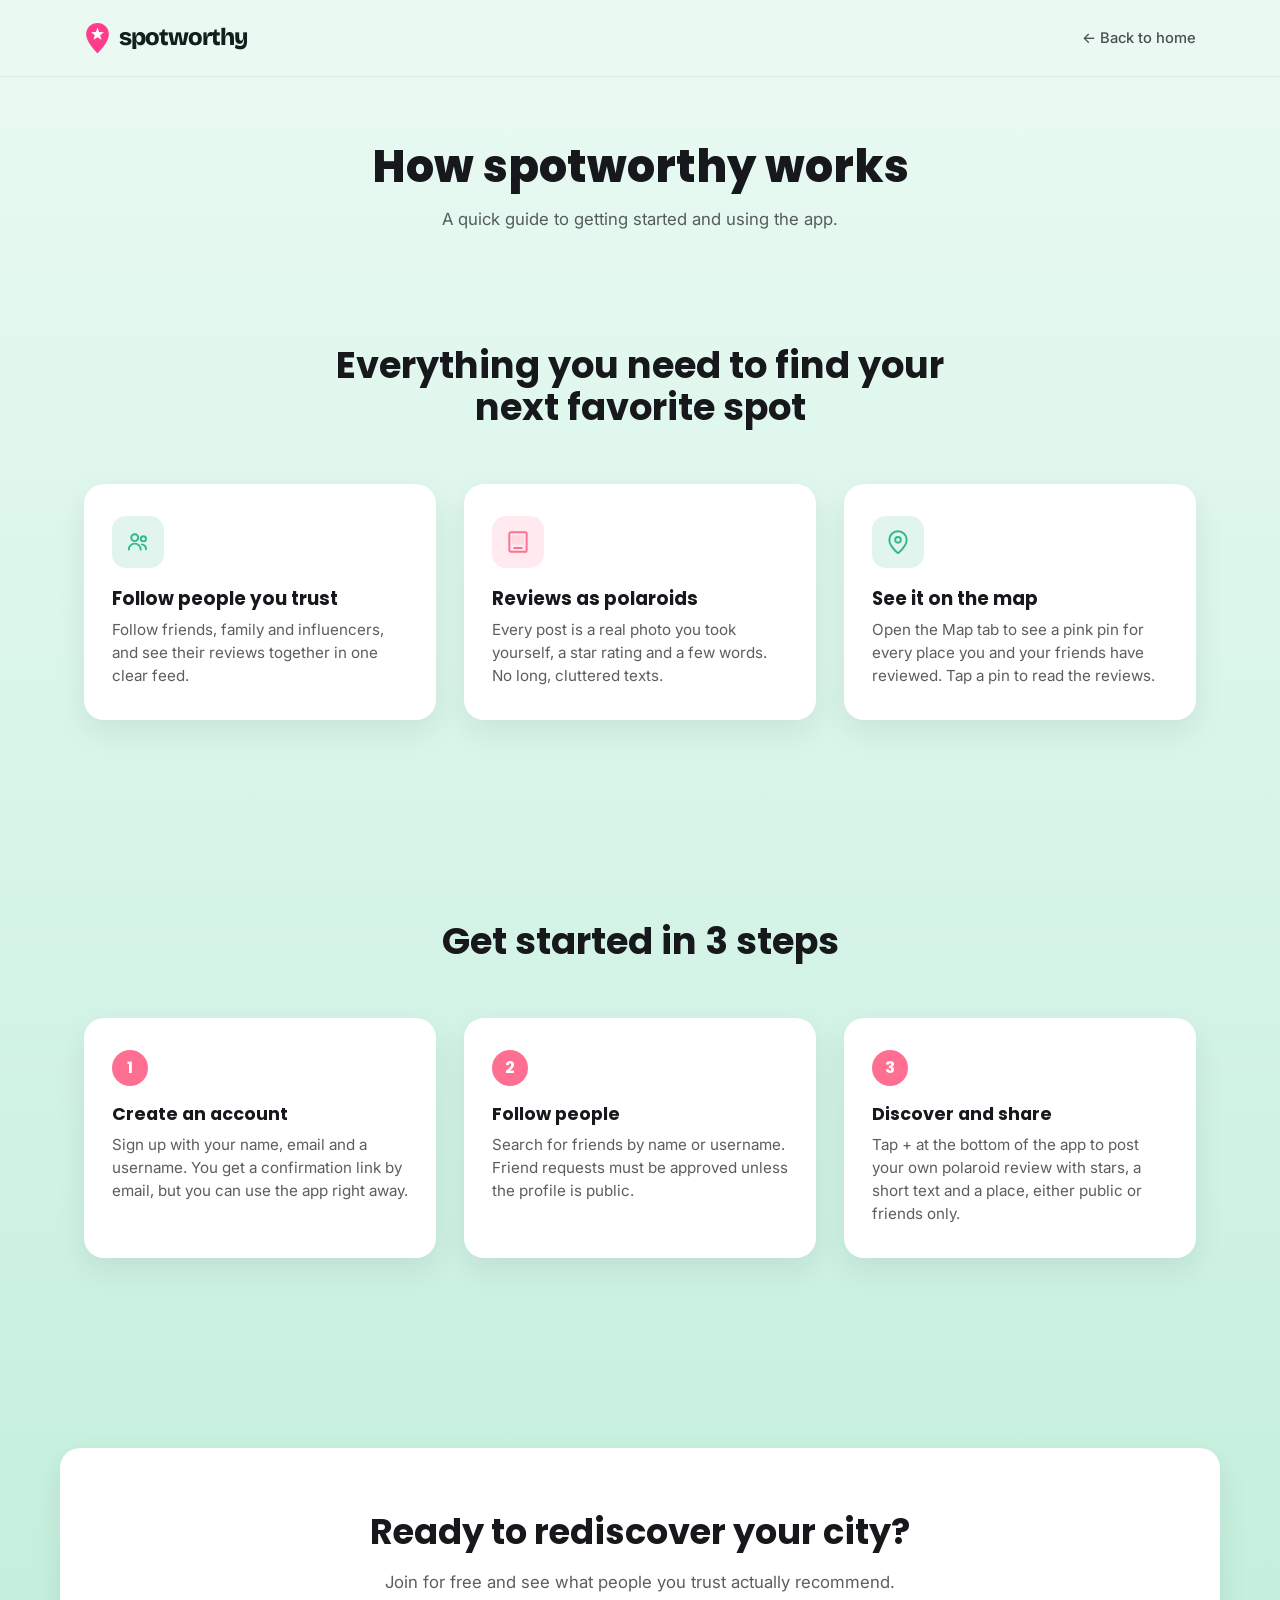
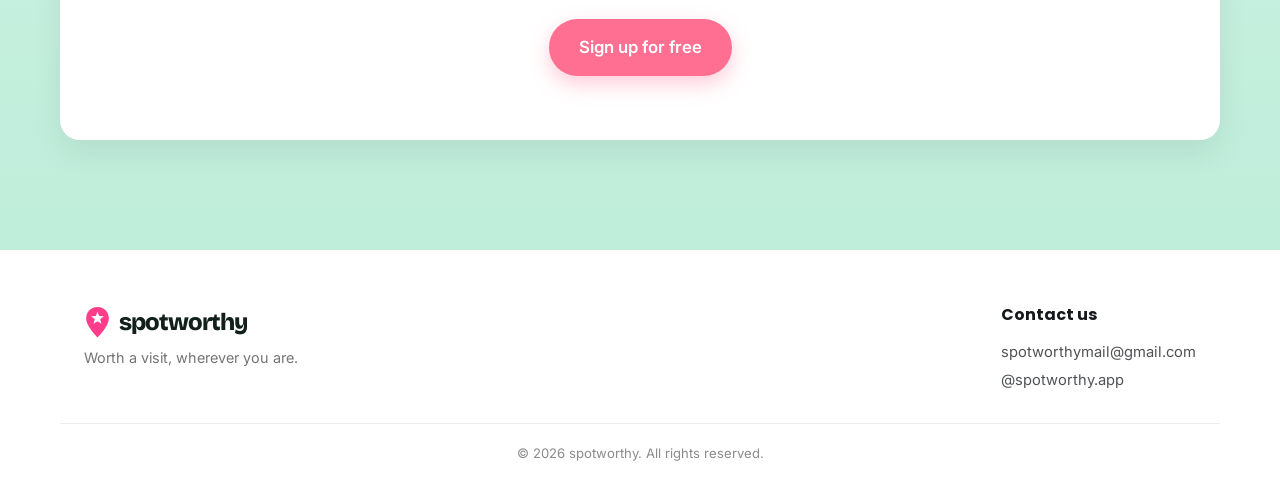
<file: guide.html>
<!DOCTYPE html>
<html lang="en">
<head>
<meta charset="UTF-8" />
<meta name="viewport" content="width=device-width, initial-scale=1, viewport-fit=cover" />
<meta name="theme-color" content="#eafaf3" />
<title>How it works — spotworthy</title>
<link rel="preconnect" href="https://fonts.googleapis.com">
<link rel="preconnect" href="https://fonts.gstatic.com" crossorigin>
<link href="https://fonts.googleapis.com/css2?family=Poppins:wght@600;700;800&family=Inter:wght@400;500;600&display=swap" rel="stylesheet">
<link rel="icon" type="image/svg+xml" href="favicon.svg">
<link href="https://fonts.googleapis.com/css2?family=Bricolage+Grotesque:opsz,wght@12..96,800&display=swap" rel="stylesheet">
<link rel="stylesheet" href="style.css">
</head>
<body>

<header class="site-header">
  <div class="container header-inner">
    <a href="index.html" class="logo">
      <svg class="logo-pin" viewBox="0 0 100 120" aria-hidden="true"><path d="M50 4 C26 4 8 22 8 46 C8 76 50 116 50 116 C50 116 92 76 92 46 C92 22 74 4 50 4 Z" fill="#FF3D8B"/><path stroke-linejoin="round" d="M50 21 L56.2 37.5 L73.8 38.3 L60 49.2 L64.7 66.2 L50 56.5 L35.3 66.2 L40 49.2 L26.2 38.3 L43.8 37.5 Z" fill="#fff"/></svg><span class="logo-word">spotworthy</span>
    </a>
    <a href="index.html" class="back-link">← Back to home</a>
  </div>
</header>

<main>
  <section class="page-intro">
    <div class="container">
      <h1>How spotworthy works</h1>
      <p>A quick guide to getting started and using the app.</p>
    </div>
  </section>

  <!-- FEATURES -->
  <section id="funksjoner" class="features">
    <div class="container">
      <h2 class="section-title">Everything you need to find your next favorite spot</h2>
      <div class="feature-grid">
        <div class="feature-card">
          <div class="feature-icon icon-mint">
            <svg width="26" height="26" viewBox="0 0 24 24" fill="none" xmlns="http://www.w3.org/2000/svg">
              <circle cx="9" cy="8" r="3.2" stroke="currentColor" stroke-width="1.8"/>
              <circle cx="17" cy="9" r="2.4" stroke="currentColor" stroke-width="1.8"/>
              <path d="M3.5 19c0-3.04 2.46-5.5 5.5-5.5s5.5 2.46 5.5 5.5" stroke="currentColor" stroke-width="1.8" stroke-linecap="round"/>
              <path d="M15.5 14.2c2.2.3 3.9 2.2 3.9 4.6" stroke="currentColor" stroke-width="1.8" stroke-linecap="round"/>
            </svg>
          </div>
          <h3>Follow people you trust</h3>
          <p>Follow friends, family and influencers, and see their reviews together in one clear feed.</p>
        </div>

        <div class="feature-card">
          <div class="feature-icon icon-pink">
            <svg width="26" height="26" viewBox="0 0 24 24" fill="none" xmlns="http://www.w3.org/2000/svg">
              <rect x="4" y="3" width="16" height="18" rx="1.5" stroke="currentColor" stroke-width="1.8"/>
              <rect x="6.5" y="5.5" width="11" height="9" rx="0.5" fill="currentColor" opacity="0.15"/>
              <path d="M8.5 17.5h7" stroke="currentColor" stroke-width="1.8" stroke-linecap="round"/>
            </svg>
          </div>
          <h3>Reviews as polaroids</h3>
          <p>Every post is a real photo you took yourself, a star rating and a few words. No long, cluttered texts.</p>
        </div>

        <div class="feature-card">
          <div class="feature-icon icon-mint">
            <svg width="26" height="26" viewBox="0 0 24 24" fill="none" xmlns="http://www.w3.org/2000/svg">
              <path d="M12 2C7.58 2 4 5.58 4 10c0 5.25 6.5 11.15 7.15 11.73a1.25 1.25 0 0 0 1.7 0C13.5 21.15 20 15.25 20 10c0-4.42-3.58-8-8-8Z" stroke="currentColor" stroke-width="1.8"/>
              <circle cx="12" cy="10" r="2.6" stroke="currentColor" stroke-width="1.8"/>
            </svg>
          </div>
          <h3>See it on the map</h3>
          <p>Open the Map tab to see a pink pin for every place you and your friends have reviewed. Tap a pin to read the reviews.</p>
        </div>
      </div>
    </div>
  </section>

  <!-- HOW IT WORKS -->
  <section id="slik-funker-det" class="how-it-works">
    <div class="container">
      <h2 class="section-title">Get started in 3 steps</h2>
      <div class="steps">
        <div class="step">
          <span class="step-number">1</span>
          <h3>Create an account</h3>
          <p>Sign up with your name, email and a username. You get a confirmation link by email, but you can use the app right away.</p>
        </div>
        <div class="step">
          <span class="step-number">2</span>
          <h3>Follow people</h3>
          <p>Search for friends by name or username. Friend requests must be approved unless the profile is public.</p>
        </div>
        <div class="step">
          <span class="step-number">3</span>
          <h3>Discover and share</h3>
          <p>Tap + at the bottom of the app to post your own polaroid review with stars, a short text and a place, either public or friends only.</p>
        </div>
      </div>
    </div>
  </section>

  <!-- FINAL CTA -->
  <section class="cta-section">
    <div class="container cta-card">
      <h2>Ready to rediscover your city?</h2>
      <p>Join for free and see what people you trust actually recommend.</p>
      <a href="registrer.html" class="btn btn-primary btn-lg">Sign up for free</a>
    </div>
  </section>
</main>

<footer class="site-footer">
  <div class="container footer-inner">
    <div class="footer-brand">
      <span class="logo logo-footer">
        <svg class="logo-pin" viewBox="0 0 100 120" aria-hidden="true"><path d="M50 4 C26 4 8 22 8 46 C8 76 50 116 50 116 C50 116 92 76 92 46 C92 22 74 4 50 4 Z" fill="#FF3D8B"/><path stroke-linejoin="round" d="M50 21 L56.2 37.5 L73.8 38.3 L60 49.2 L64.7 66.2 L50 56.5 L35.3 66.2 L40 49.2 L26.2 38.3 L43.8 37.5 Z" fill="#fff"/></svg><span class="logo-word">spotworthy</span>
      </span>
      <p>Worth a visit, wherever you are.</p>
    </div>
    <div class="footer-contact">
      <h3>Contact us</h3>
      <a href="mailto:spotworthymail@gmail.com">spotworthymail@gmail.com</a>
      <a href="https://instagram.com" target="_blank" rel="noopener">@spotworthy.app</a>
    </div>
  </div>
  <div class="container footer-bottom">
    <p>© 2026 spotworthy. All rights reserved.</p>
  </div>
</footer>

</body>
</html>
</file>
<file: style.css>
:root {
  --mint: #eafaf3;
  --mint-mid: #b9ecd7;
  --mint-deep: #2fb989;
  --pink: #ff6f91;
  --pink-light: #ffd6e0;
  --pink-logo: #e08fa9;
  --cream: #fdf3ea;
  --black: #17181c;
  --white: #ffffff;

  --font-heading: 'Poppins', sans-serif;
  --font-body: 'Inter', sans-serif;

  --radius-lg: 20px;
  --radius-md: 14px;
  --shadow-card: 0 12px 30px rgba(23, 24, 28, 0.08);
}

* { box-sizing: border-box; }

html {
  scroll-behavior: smooth;
  -webkit-text-size-adjust: 100%;
  background: var(--mint-mid);
}

body {
  margin: 0;
  font-family: var(--font-body);
  color: var(--black);
  background: linear-gradient(180deg, var(--mint) 0%, var(--mint-mid) 100%);
  min-height: 100vh;
  min-height: 100dvh;
  line-height: 1.5;
  -webkit-tap-highlight-color: transparent;
}

img, svg { display: block; }
[hidden] { display: none !important; }

.container {
  max-width: 1160px;
  margin: 0 auto;
  padding: 0 24px;
}

h1, h2, h3 {
  font-family: var(--font-heading);
  margin: 0;
  line-height: 1.15;
}

p { margin: 0; }

a { color: inherit; text-decoration: none; }

/* Buttons */
.btn {
  display: inline-flex;
  align-items: center;
  justify-content: center;
  padding: 10px 20px;
  border-radius: 999px;
  font-weight: 600;
  font-size: 0.95rem;
  border: 2px solid transparent;
  cursor: pointer;
  transition: transform 0.15s ease, box-shadow 0.15s ease, background 0.15s ease;
  white-space: nowrap;
}
.btn:hover { transform: translateY(-1px); }

.btn-primary {
  background: var(--pink);
  color: var(--white);
  box-shadow: 0 8px 20px rgba(255, 111, 145, 0.35);
}
.btn-primary:hover { background: #ff5c82; }

.btn-outline {
  border-color: var(--black);
  color: var(--black);
  background: transparent;
}
.btn-outline:hover { background: var(--black); color: var(--white); }

.btn-ghost {
  color: var(--black);
  padding: 10px 14px;
}
.btn-ghost:hover { color: var(--mint-deep); }

.btn-lg { padding: 14px 28px; font-size: 1.05rem; }

/* Header */
.site-header {
  position: sticky;
  top: 0;
  z-index: 50;
  background: var(--mint);
  border-bottom: 1px solid rgba(23, 24, 28, 0.06);
}

.header-inner {
  display: flex;
  align-items: center;
  justify-content: space-between;
  height: 76px;
  gap: 24px;
}

.logo {
  display: flex;
  align-items: center;
  gap: 8px;
  font-family: 'Bricolage Grotesque', var(--font-heading);
  font-weight: 800;
  font-size: 1.5rem;
  letter-spacing: -0.045em;
  line-height: 1;
  color: #12201C;
}

.logo-pin {
  display: block;
  width: 1.125em;
  height: 1.35em;
  min-width: 1.125em;
  flex-shrink: 0;
}

.logo-word { display: inline-block; padding-bottom: 0.08em; }

.back-link {
  font-weight: 500;
  font-size: 0.92rem;
  color: var(--black);
  opacity: 0.75;
}
.back-link:hover { opacity: 1; color: var(--mint-deep); }

.menu-toggle {
  display: flex;
  flex-direction: column;
  justify-content: center;
  gap: 5px;
  width: 40px;
  height: 40px;
  border: none;
  background: transparent;
  cursor: pointer;
  padding: 0;
}
.menu-toggle span {
  display: block;
  height: 2px;
  width: 100%;
  background: var(--black);
  border-radius: 2px;
}

/* Drawer menu */
.drawer-overlay {
  position: fixed;
  inset: 0;
  background: rgba(23, 24, 28, 0.35);
  opacity: 0;
  visibility: hidden;
  transition: opacity 0.2s ease;
  z-index: 90;
}
.drawer-overlay.open { opacity: 1; visibility: visible; }

.drawer {
  position: fixed;
  top: 0;
  right: 0;
  bottom: 0;
  width: min(320px, 84vw);
  background: var(--mint);
  box-shadow: -12px 0 30px rgba(23, 24, 28, 0.15);
  transform: translateX(100%);
  transition: transform 0.25s ease;
  z-index: 95;
  padding: 24px;
  display: flex;
  flex-direction: column;
  gap: 28px;
}
.drawer.open { transform: translateX(0); }

.drawer-head {
  display: flex;
  align-items: center;
  justify-content: space-between;
}

.drawer-close {
  border: none;
  background: var(--white);
  width: 34px;
  height: 34px;
  border-radius: 50%;
  display: flex;
  align-items: center;
  justify-content: center;
  cursor: pointer;
  color: var(--black);
}

.drawer-nav {
  display: flex;
  flex-direction: column;
  gap: 4px;
}

.drawer-link {
  display: block;
  width: 100%;
  text-align: left;
  padding: 14px 4px;
  border: none;
  background: none;
  border-bottom: 1px solid rgba(23, 24, 28, 0.08);
  font-family: var(--font-body);
  font-size: 1rem;
  font-weight: 500;
  color: var(--black);
  cursor: pointer;
}

.drawer-link--cta {
  margin-top: 12px;
  border: none;
  border-radius: 999px;
  background: var(--pink);
  color: var(--white);
  text-align: center;
  font-weight: 600;
  padding: 14px;
}

/* Modal (Om spotworthy) */
.modal-overlay {
  position: fixed;
  inset: 0;
  background: rgba(23, 24, 28, 0.4);
  display: flex;
  align-items: center;
  justify-content: center;
  padding: 24px;
  opacity: 0;
  visibility: hidden;
  transition: opacity 0.2s ease;
  z-index: 100;
}
.modal-overlay.open { opacity: 1; visibility: visible; }

.modal {
  position: relative;
  background: var(--white);
  border-radius: var(--radius-lg);
  padding: 40px 32px;
  max-width: 440px;
  box-shadow: var(--shadow-card);
}
.modal h3 { font-size: 1.3rem; margin-bottom: 14px; }
.modal p { color: rgba(23, 24, 28, 0.75); }

.modal-close {
  position: absolute;
  top: 16px;
  right: 16px;
  border: none;
  background: var(--mint);
  width: 30px;
  height: 30px;
  border-radius: 50%;
  display: flex;
  align-items: center;
  justify-content: center;
  cursor: pointer;
  color: var(--black);
}

/* Hero */
.hero {
  padding: 80px 0 110px;
  overflow: hidden;
}

.hero-inner {
  display: grid;
  grid-template-columns: 1fr 1fr;
  gap: 56px;
  align-items: center;
}

.hero-spark { display: inline-block; margin-bottom: 20px; }

.hero-copy h1 {
  font-size: clamp(2.6rem, 4.6vw, 3.8rem);
  font-weight: 800;
  color: var(--black);
  max-width: 460px;
}

.hero-btn { margin-top: 32px; }

/* Hero visual / polaroids */
.hero-visual {
  position: relative;
  min-height: 400px;
}

.polaroid-stack {
  position: relative;
  width: 100%;
  height: 100%;
}

.polaroid {
  position: absolute;
  width: 240px;
  background: var(--white);
  padding: 14px 14px 20px;
  border-radius: 8px;
  box-shadow: var(--shadow-card);
}

.polaroid--back {
  top: 10px;
  left: 100px;
  transform: rotate(8deg);
}

.polaroid--front {
  top: 110px;
  left: 4px;
  transform: rotate(-7deg);
}

.polaroid-photo {
  position: relative;
  aspect-ratio: 1 / 1;
  border-radius: 4px;
  overflow: hidden;
  display: flex;
  align-items: center;
  justify-content: center;
}

.photo-icon { color: rgba(23, 24, 28, 0.22); }

.photo-1 { background: linear-gradient(135deg, var(--mint-mid), var(--pink-light)); }
.photo-2 { background: linear-gradient(135deg, var(--pink-light), var(--mint-mid) 80%); }

.pin-badge {
  position: absolute;
  bottom: 8px;
  right: 8px;
  width: 26px;
  height: 26px;
  border-radius: 50%;
  border: none;
  background: var(--white);
  color: var(--pink);
  display: flex;
  align-items: center;
  justify-content: center;
  box-shadow: 0 4px 10px rgba(0,0,0,0.15);
  cursor: pointer;
}

.polaroid-caption {
  display: flex;
  align-items: center;
  justify-content: space-between;
  margin-top: 12px;
  font-family: var(--font-heading);
}

.place-name { font-size: 0.95rem; font-weight: 700; color: var(--black); }
.stars { color: var(--pink); font-size: 0.85rem; letter-spacing: 1px; }

.post-address-line {
  display: flex;
  align-items: center;
  gap: 6px;
  margin-top: 6px;
  font-size: 0.82rem;
  color: rgba(23, 24, 28, 0.55);
}
.post-address-line svg { flex-shrink: 0; color: var(--pink); }
.post-address-line:hover { color: var(--pink); }

/* Features */
.features { padding: 100px 0; }

.section-title {
  text-align: center;
  font-size: clamp(1.7rem, 3vw, 2.3rem);
  font-weight: 700;
  max-width: 640px;
  margin: 0 auto 56px;
}

.feature-grid {
  display: grid;
  grid-template-columns: repeat(3, 1fr);
  gap: 28px;
}

.feature-card {
  background: var(--white);
  border-radius: var(--radius-lg);
  padding: 32px 28px;
  box-shadow: var(--shadow-card);
}

.feature-icon {
  width: 52px;
  height: 52px;
  border-radius: 14px;
  display: flex;
  align-items: center;
  justify-content: center;
  margin-bottom: 20px;
}
.icon-mint { background: rgba(47, 185, 137, 0.14); color: var(--mint-deep); }
.icon-pink { background: rgba(255, 111, 145, 0.14); color: var(--pink); }

.feature-card h3 { font-size: 1.15rem; margin-bottom: 10px; }
.feature-card p { color: rgba(23, 24, 28, 0.7); font-size: 0.95rem; }

/* How it works */
.how-it-works { padding: 100px 0; }

.steps {
  display: grid;
  grid-template-columns: repeat(3, 1fr);
  gap: 28px;
}

.step {
  background: var(--white);
  border-radius: var(--radius-lg);
  padding: 32px 28px;
  box-shadow: var(--shadow-card);
}

.step-number {
  display: inline-flex;
  align-items: center;
  justify-content: center;
  width: 36px;
  height: 36px;
  border-radius: 50%;
  background: var(--pink);
  color: var(--white);
  font-family: var(--font-heading);
  font-weight: 700;
  margin-bottom: 18px;
}

.step h3 { font-size: 1.1rem; margin-bottom: 10px; }
.step p { color: rgba(23, 24, 28, 0.7); font-size: 0.95rem; }

/* CTA section */
.cta-section { padding: 90px 0 110px; }

.cta-card {
  background: var(--white);
  border-radius: var(--radius-lg);
  padding: 64px 40px;
  text-align: center;
  display: flex;
  flex-direction: column;
  align-items: center;
  gap: 18px;
  box-shadow: var(--shadow-card);
}
.cta-card h2 { font-size: clamp(1.6rem, 3vw, 2.2rem); font-weight: 700; max-width: 560px; }
.cta-card p { color: rgba(23, 24, 28, 0.7); font-size: 1.05rem; }
.cta-card .btn { margin-top: 6px; }

/* Footer */
.site-footer {
  background: var(--white);
  padding: 56px 0 24px;
}
.footer-inner {
  display: flex;
  justify-content: space-between;
  align-items: flex-start;
  flex-wrap: wrap;
  gap: 24px;
  padding-bottom: 32px;
  border-bottom: 1px solid rgba(23,24,28,0.08);
}
.footer-brand p { margin-top: 8px; color: rgba(23,24,28,0.6); font-size: 0.9rem; }
.logo-footer { margin-bottom: 4px; }

.footer-contact h3 { font-size: 1rem; font-weight: 700; margin-bottom: 10px; }
.footer-contact { display: flex; flex-direction: column; gap: 6px; }
.footer-contact a { font-size: 0.92rem; color: rgba(23,24,28,0.75); }
.footer-contact a:hover { color: var(--pink); }

.footer-bottom {
  padding-top: 20px;
  text-align: center;
}
.footer-bottom p { font-size: 0.82rem; color: rgba(23,24,28,0.5); }

/* Page intro (guide.html) */
.page-intro { padding: 64px 0 12px; text-align: center; }
.page-intro h1 { font-size: clamp(2rem, 4vw, 2.8rem); font-weight: 800; }
.page-intro p { margin-top: 14px; color: rgba(23, 24, 28, 0.7); font-size: 1.05rem; }

/* ---------------- Forms (shared) ---------------- */
.field-label {
  display: flex;
  justify-content: space-between;
  font-size: 0.9rem;
  font-weight: 600;
  margin: 18px 0 6px;
}
.field-label:first-of-type { margin-top: 0; }

.char-hint { font-weight: 500; color: rgba(23, 24, 28, 0.5); }

.text-input {
  width: 100%;
  padding: 13px 16px;
  border-radius: var(--radius-md);
  border: 1px solid rgba(23, 24, 28, 0.15);
  background: var(--white);
  font-family: var(--font-body);
  font-size: 1rem; /* 16px: under dette zoomer iOS Safari inn på feltet */
  color: var(--black);
  resize: vertical;
  -webkit-appearance: none;
  appearance: none;
}
input[type="date"].text-input { min-height: 50px; }
input[type="search"].text-input::-webkit-search-cancel-button { -webkit-appearance: none; }
.text-input:focus {
  outline: none;
  border-color: var(--pink);
}

.field-error { color: var(--pink); font-size: 0.85rem; margin-top: 8px; }
.field-hint { font-size: 0.82rem; color: rgba(23, 24, 28, 0.5); margin-top: 6px; }

.password-field { position: relative; }
.password-field .text-input { padding-right: 46px; }
.password-toggle {
  position: absolute;
  right: 6px;
  top: 50%;
  transform: translateY(-50%);
  border: none;
  background: none;
  color: rgba(23, 24, 28, 0.45);
  cursor: pointer;
  width: 34px;
  height: 34px;
  display: flex;
  align-items: center;
  justify-content: center;
  border-radius: 8px;
}
.password-toggle:hover { color: var(--mint-deep); background: var(--mint); }

/* ---------------- Auth pages (registrer.html) ---------------- */
.auth-page {
  min-height: 100vh;
  display: flex;
  flex-direction: column;
  align-items: center;
  gap: 32px;
  padding: 48px 24px 64px;
  background: linear-gradient(180deg, var(--mint) 0%, var(--mint-mid) 100%);
}

.auth-logo { font-size: 1.7rem; }

.auth-card {
  width: 100%;
  max-width: 420px;
  background: var(--white);
  border-radius: var(--radius-lg);
  padding: 40px 32px;
  box-shadow: var(--shadow-card);
}
.auth-card h1 { font-size: 1.6rem; font-weight: 800; }
.auth-sub { margin-top: 10px; color: rgba(23, 24, 28, 0.7); font-size: 0.95rem; }

.auth-submit { width: 100%; margin-top: 26px; }

.auth-switch { margin-top: 20px; text-align: center; font-size: 0.9rem; color: rgba(23, 24, 28, 0.7); }
.auth-switch a { color: var(--pink); font-weight: 600; }

.demo-note {
  margin-top: 14px;
  background: var(--mint);
  border-radius: var(--radius-md);
  padding: 12px 14px;
  font-size: 0.85rem;
  color: rgba(23, 24, 28, 0.8);
}

/* ---------------- App shell (feed.html, profil.html) ---------------- */
.app-body {
  background: linear-gradient(180deg, var(--mint) 0%, var(--mint-mid) 100%);
  min-height: 100vh;
  min-height: 100dvh;
  padding-bottom: calc(100px + env(safe-area-inset-bottom));
}

.app-topbar {
  position: sticky;
  top: 0;
  z-index: 40;
  display: flex;
  align-items: center;
  justify-content: space-between;
  padding: 18px 20px;
  background: var(--mint);
  border-bottom: 1px solid rgba(23, 24, 28, 0.06);
}
.app-topbar-title { font-family: var(--font-heading); font-weight: 700; font-size: 1rem; opacity: 0.6; }

.app-main {
  max-width: 560px;
  margin: 0 auto;
  padding: 24px 20px 40px;
}

/* Bottom nav */
.bottom-nav {
  position: fixed;
  bottom: 0;
  left: 0;
  right: 0;
  height: calc(74px + env(safe-area-inset-bottom));
  padding-bottom: env(safe-area-inset-bottom);
  background: var(--white);
  border-top: 1px solid rgba(23, 24, 28, 0.08);
  display: flex;
  align-items: center;
  justify-content: space-around;
  z-index: 60;
  box-shadow: 0 -8px 24px rgba(23, 24, 28, 0.06);
}

.bottom-nav-item {
  display: flex;
  flex-direction: column;
  align-items: center;
  gap: 3px;
  border: none;
  background: none;
  color: var(--black);
  opacity: 0.55;
  font-size: 0.7rem;
  font-family: var(--font-body);
  cursor: pointer;
  padding: 6px 10px;
}
.bottom-nav-item.active { opacity: 1; color: var(--pink); }
.bottom-nav-item:hover { opacity: 1; }

.nav-icon-wrap { position: relative; display: inline-flex; }
.nav-badge {
  position: absolute;
  top: -2px;
  right: -2px;
  width: 9px;
  height: 9px;
  border-radius: 50%;
  background: var(--pink);
  border: 2px solid var(--white);
}

.bottom-nav-fab {
  width: 56px;
  height: 56px;
  border-radius: 50%;
  border: none;
  background: var(--pink);
  color: var(--white);
  display: flex;
  align-items: center;
  justify-content: center;
  cursor: pointer;
  box-shadow: 0 10px 22px rgba(255, 111, 145, 0.45);
  transform: translateY(-14px);
}
.bottom-nav-fab:hover { background: #ff5c82; }

/* Sheets (search + create post) */
.sheet-overlay {
  position: fixed;
  inset: 0;
  background: rgba(23, 24, 28, 0.4);
  display: flex;
  align-items: flex-end;
  justify-content: center;
  opacity: 0;
  visibility: hidden;
  transition: opacity 0.2s ease;
  z-index: 110;
}
.sheet-overlay.open { opacity: 1; visibility: visible; }

.sheet {
  width: 100%;
  max-width: 480px;
  max-height: 86vh;
  max-height: 86dvh;
  -webkit-overflow-scrolling: touch;
  padding-bottom: calc(32px + env(safe-area-inset-bottom));
  overflow-y: auto;
  background: var(--white);
  border-radius: 24px 24px 0 0;
  padding: 24px 24px 32px;
  transform: translateY(16px);
  transition: transform 0.2s ease;
}
.sheet-overlay.open .sheet { transform: translateY(0); }

.sheet-head {
  display: flex;
  align-items: center;
  justify-content: space-between;
  margin-bottom: 18px;
}
.sheet-head h3 { font-size: 1.2rem; }

/* Tabs (search sheet) */
.tab-bar {
  display: flex;
  gap: 6px;
  background: var(--mint);
  border-radius: 999px;
  padding: 4px;
  margin-bottom: 18px;
}
.tab-btn {
  flex: 1;
  border: none;
  background: none;
  padding: 9px 12px;
  border-radius: 999px;
  font-family: var(--font-body);
  font-weight: 600;
  font-size: 0.88rem;
  color: rgba(23, 24, 28, 0.6);
  cursor: pointer;
  display: flex;
  align-items: center;
  justify-content: center;
  gap: 6px;
}
.tab-btn.active { background: var(--white); color: var(--black); box-shadow: var(--shadow-card); }
.tab-badge {
  background: var(--pink);
  color: var(--white);
  font-size: 0.72rem;
  font-weight: 700;
  border-radius: 999px;
  padding: 1px 7px;
}

.request-actions { display: flex; gap: 8px; }

/* Star picker */
.star-picker { display: flex; gap: 6px; }
.star-btn {
  border: none;
  background: none;
  font-size: 2rem;
  line-height: 1;
  color: rgba(23, 24, 28, 0.2);
  cursor: pointer;
  padding: 0;
}
.star-btn.active { color: var(--pink); }

/* Photo upload */
.photo-upload {
  display: flex;
  align-items: center;
  justify-content: center;
  aspect-ratio: 4 / 3;
  border-radius: var(--radius-md);
  border: 2px dashed rgba(23, 24, 28, 0.2);
  background: var(--mint);
  color: rgba(23, 24, 28, 0.55);
  font-size: 0.9rem;
  text-align: center;
  padding: 20px;
  cursor: pointer;
  overflow: hidden;
}
.photo-upload img { width: 100%; height: 100%; object-fit: cover; }

/* Visibility toggle */
.visibility-toggle { display: flex; gap: 10px; }
.vis-btn {
  flex: 1;
  padding: 11px;
  border-radius: 999px;
  border: 2px solid rgba(23, 24, 28, 0.15);
  background: var(--white);
  font-family: var(--font-body);
  font-weight: 600;
  font-size: 0.9rem;
  color: var(--black);
  cursor: pointer;
}
.vis-btn.active { border-color: var(--pink); background: var(--pink); color: var(--white); }

/* Tag picker (create post) */
.tag-picker { display: flex; flex-wrap: wrap; gap: 8px; }
.tag-chip {
  padding: 8px 14px;
  border-radius: 999px;
  border: 2px solid rgba(23, 24, 28, 0.15);
  background: var(--white);
  font-family: var(--font-body);
  font-weight: 500;
  font-size: 0.85rem;
  color: var(--black);
  cursor: pointer;
}
.tag-chip.active { border-color: var(--mint-deep); background: rgba(47, 185, 137, 0.14); color: var(--mint-deep); }

/* Tags on feed posts */
.post-tags { display: flex; flex-wrap: wrap; gap: 6px; margin-top: 10px; }
.tag-pill {
  background: var(--mint);
  color: var(--mint-deep);
  font-size: 0.78rem;
  font-weight: 600;
  padding: 3px 10px;
  border-radius: 999px;
}

/* Feed search */
.feed-search { margin-bottom: 20px; }

/* Empty state */
.empty-state { text-align: center; padding: 60px 20px; }
.empty-icon {
  width: 56px;
  height: 56px;
  border-radius: 50%;
  background: var(--white);
  color: var(--mint-deep);
  display: flex;
  align-items: center;
  justify-content: center;
  margin: 0 auto 20px;
  box-shadow: var(--shadow-card);
}
.empty-state h2 { font-size: 1.3rem; margin-bottom: 10px; }
.empty-state p { color: rgba(23, 24, 28, 0.65); max-width: 320px; margin: 0 auto; }
.empty-hint { color: rgba(23, 24, 28, 0.6); font-size: 0.92rem; text-align: center; padding: 20px 0; }

/* Feed list */
.feed-list { display: flex; flex-direction: column; gap: 24px; }
.feed-card {
  background: var(--white);
  border-radius: var(--radius-lg);
  padding: 16px 16px 20px;
  box-shadow: var(--shadow-card);
}
.feed-photo { width: 100%; aspect-ratio: 1 / 1; }
.photo-icon-wrap { color: rgba(23, 24, 28, 0.25); display: flex; align-items: center; justify-content: center; width: 100%; height: 100%; }
.post-photo-img { cursor: zoom-in; }
.feed-text { margin-top: 10px; font-size: 0.92rem; color: rgba(23, 24, 28, 0.8); }
.feed-meta {
  display: flex;
  justify-content: space-between;
  align-items: center;
  margin-top: 12px;
  font-size: 0.8rem;
  color: rgba(23, 24, 28, 0.55);
}
.feed-meta-left { display: flex; align-items: center; gap: 8px; }
.feed-author-link { color: rgba(23, 24, 28, 0.55); font-weight: 600; }
.feed-author-link:hover { color: var(--pink); }
.feed-date { color: rgba(23, 24, 28, 0.4); }
.vis-pill {
  background: var(--mint);
  color: var(--mint-deep);
  font-weight: 600;
  padding: 3px 10px;
  border-radius: 999px;
}

.feed-actions { display: flex; gap: 8px; margin-top: 12px; }

/* Photo lightbox */
.lightbox-overlay {
  position: fixed;
  inset: 0;
  background: rgba(10, 11, 13, 0.92);
  display: flex;
  align-items: center;
  justify-content: center;
  padding: 24px;
  opacity: 0;
  visibility: hidden;
  transition: opacity 0.2s ease;
  z-index: 250;
}
.lightbox-overlay.open { opacity: 1; visibility: visible; }
.lightbox-overlay img {
  max-width: min(90vw, 640px);
  max-height: 85vh;
  border-radius: 8px;
  object-fit: contain;
}
.lightbox-close {
  position: absolute;
  top: 20px;
  right: 20px;
  width: 40px;
  height: 40px;
  border-radius: 50%;
  border: none;
  background: rgba(255, 255, 255, 0.15);
  color: var(--white);
  display: flex;
  align-items: center;
  justify-content: center;
  cursor: pointer;
}
.lightbox-close:hover { background: rgba(255, 255, 255, 0.3); }

/* Custom food tags */
.custom-tag-row { display: flex; gap: 8px; margin-top: 10px; }
.custom-tag-row .text-input { flex: 1; }
.custom-tags { display: flex; flex-wrap: wrap; gap: 6px; margin-top: 10px; }
.removable-tag {
  display: inline-flex;
  align-items: center;
  gap: 6px;
}
.remove-tag-btn {
  border: none;
  background: none;
  color: var(--mint-deep);
  font-size: 1rem;
  line-height: 1;
  cursor: pointer;
  padding: 0;
}

/* Image cropper */
.crop-overlay {
  position: fixed;
  inset: 0;
  background: rgba(23, 24, 28, 0.55);
  display: flex;
  align-items: center;
  justify-content: center;
  padding: 24px;
  opacity: 0;
  visibility: hidden;
  transition: opacity 0.2s ease;
  z-index: 200;
}
.crop-overlay.open { opacity: 1; visibility: visible; }

.crop-box {
  background: var(--white);
  border-radius: var(--radius-lg);
  padding: 24px;
  box-shadow: var(--shadow-card);
  width: 100%;
  max-width: 340px;
}
.crop-box h3 { font-size: 1.1rem; margin-bottom: 16px; text-align: center; }

.crop-viewport {
  position: relative;
  width: 280px;
  height: 280px;
  margin: 0 auto;
  overflow: hidden;
  border-radius: 8px;
  background: var(--mint);
  cursor: grab;
  touch-action: none;
}
.crop-viewport:active { cursor: grabbing; }
.crop-viewport img {
  position: absolute;
  max-width: none;
  user-select: none;
  pointer-events: none;
}

.crop-zoom { width: 100%; margin-top: 16px; accent-color: var(--pink); }

.crop-actions { display: flex; gap: 10px; margin-top: 18px; }
.crop-actions .btn { flex: 1; }

/* Search sheet */
.search-results { display: flex; flex-direction: column; gap: 4px; margin-top: 16px; }
.search-row {
  display: flex;
  align-items: center;
  justify-content: space-between;
  padding: 12px 4px;
  border-bottom: 1px solid rgba(23, 24, 28, 0.08);
}
.search-row-info { display: flex; flex-direction: column; }
.search-row-info span { font-size: 0.85rem; color: rgba(23, 24, 28, 0.55); }
.btn-sm { padding: 8px 16px; font-size: 0.85rem; }

/* Profile page */
.profile-header { text-align: center; margin-bottom: 24px; }
.avatar-upload {
  width: 88px;
  height: 88px;
  border-radius: 50%;
  background: var(--pink-light);
  color: var(--pink);
  display: flex;
  align-items: center;
  justify-content: center;
  font-size: 2rem;
  margin: 0 auto 14px;
  cursor: pointer;
  overflow: hidden;
  border: 3px solid var(--white);
  box-shadow: var(--shadow-card);
}
.avatar-upload img { width: 100%; height: 100%; object-fit: cover; }
.avatar-static {
  cursor: default;
  font-family: var(--font-heading);
  font-weight: 700;
  background: var(--mint-mid);
  color: var(--mint-deep);
}
.profile-name { color: rgba(23, 24, 28, 0.6); font-size: 0.92rem; margin-top: 2px; }
.viewed-bio { margin-top: 12px; font-size: 0.95rem; color: rgba(23, 24, 28, 0.75); max-width: 340px; margin-left: auto; margin-right: auto; }

.setting-row {
  display: flex;
  align-items: center;
  justify-content: space-between;
  gap: 16px;
  background: var(--white);
  border-radius: var(--radius-md);
  padding: 18px;
  margin-top: 22px;
  box-shadow: var(--shadow-card);
}
.setting-row strong { font-size: 0.95rem; }
.setting-row p { font-size: 0.82rem; color: rgba(23, 24, 28, 0.6); margin-top: 4px; }

.switch { position: relative; display: inline-block; width: 46px; height: 26px; flex-shrink: 0; }
.switch input { opacity: 0; width: 0; height: 0; }
.slider {
  position: absolute;
  cursor: pointer;
  inset: 0;
  background: rgba(23, 24, 28, 0.2);
  border-radius: 999px;
  transition: 0.2s;
}
.slider::before {
  content: "";
  position: absolute;
  width: 20px;
  height: 20px;
  left: 3px;
  top: 3px;
  background: var(--white);
  border-radius: 50%;
  transition: 0.2s;
}
.switch input:checked + .slider { background: var(--pink); }
.switch input:checked + .slider::before { transform: translateX(20px); }

.my-posts-title { margin-top: 36px; margin-bottom: 16px; font-size: 1.1rem; }

/* Friends grid (profile page) */
.friends-list { display: grid; grid-template-columns: repeat(auto-fill, minmax(130px, 1fr)); gap: 12px; }
.friend-card {
  display: flex;
  flex-direction: column;
  align-items: center;
  gap: 2px;
  text-align: center;
  background: var(--white);
  border-radius: var(--radius-lg);
  padding: 18px 10px 14px;
  box-shadow: var(--shadow-card);
  transition: transform 0.15s ease;
}
.friend-card:hover { transform: translateY(-2px); }
.friend-card strong { font-size: 0.92rem; margin-top: 8px; word-break: break-word; }
.friend-handle { font-size: 0.8rem; color: rgba(23, 24, 28, 0.55); word-break: break-all; }
.friend-avatar {
  width: 64px;
  height: 64px;
  border-radius: 50%;
  background: var(--mint-mid);
  color: var(--mint-deep);
  display: flex;
  align-items: center;
  justify-content: center;
  font-family: var(--font-heading);
  font-weight: 700;
  font-size: 1.4rem;
  flex-shrink: 0;
  overflow: hidden;
  box-shadow: 0 0 0 3px var(--white), 0 0 0 5px var(--pink-light);
}
.friend-avatar img { width: 100%; height: 100%; object-fit: cover; }

/* Friends strip (feed) */
.friends-strip {
  display: flex;
  gap: 14px;
  overflow-x: auto;
  padding: 4px 2px 14px;
  margin-bottom: 8px;
  scrollbar-width: none;
}
.friends-strip::-webkit-scrollbar { display: none; }
.strip-item {
  display: flex;
  flex-direction: column;
  align-items: center;
  gap: 6px;
  flex-shrink: 0;
  width: 66px;
  background: none;
  border: 0;
  padding: 0;
  font: inherit;
  color: var(--black);
  cursor: pointer;
}
.strip-avatar {
  width: 58px;
  height: 58px;
  border-radius: 50%;
  background: var(--mint-mid);
  color: var(--mint-deep);
  display: flex;
  align-items: center;
  justify-content: center;
  font-family: var(--font-heading);
  font-weight: 700;
  font-size: 1.2rem;
  overflow: hidden;
  box-shadow: 0 0 0 2px var(--white), 0 0 0 4px var(--pink);
}
.strip-avatar img { width: 100%; height: 100%; object-fit: cover; }
.strip-add .strip-avatar { background: var(--white); color: var(--pink); font-size: 1.6rem; box-shadow: 0 0 0 2px var(--pink-light); }
.strip-name { font-size: 0.74rem; font-weight: 600; max-width: 66px; overflow: hidden; text-overflow: ellipsis; white-space: nowrap; }
.strip-item:hover .strip-avatar { transform: scale(1.05); }
.strip-avatar { transition: transform 0.15s ease; }

/* Search tools (feed) */
.search-tools { margin: -8px 0 20px; }
.chip-row { display: flex; flex-wrap: wrap; align-items: center; gap: 8px; }
.chip {
  border: 0;
  background: var(--white);
  color: rgba(23, 24, 28, 0.7);
  font: inherit;
  font-size: 0.82rem;
  font-weight: 600;
  padding: 7px 14px;
  border-radius: 999px;
  cursor: pointer;
  box-shadow: var(--shadow-card);
}
.chip.active { background: var(--pink); color: var(--white); }
.chip-divider { width: 1px; height: 20px; background: rgba(23, 24, 28, 0.15); margin: 0 2px; }
.search-summary { margin-top: 12px; font-size: 0.9rem; color: rgba(23, 24, 28, 0.7); }
.search-summary:empty { display: none; }
.summary-avg { margin-left: 6px; font-weight: 600; }
.summary-avg .stars { font-size: 0.95rem; }

/* Likes */
.feed-meta-right { display: flex; align-items: center; gap: 10px; }
.like-btn {
  display: inline-flex;
  align-items: center;
  gap: 4px;
  background: none;
  border: 0;
  padding: 4px 6px;
  font: inherit;
  font-size: 0.85rem;
  font-weight: 600;
  color: rgba(23, 24, 28, 0.5);
  cursor: pointer;
  border-radius: 999px;
}
.like-btn .heart-path { fill: none; stroke: currentColor; stroke-width: 1.8; stroke-linejoin: round; }
.like-btn:hover { color: var(--pink); }
.like-btn.liked { color: var(--pink); }
.like-btn.liked .heart-path { fill: var(--pink); stroke: var(--pink); }
.like-btn.liked svg { animation: like-pop 0.25s ease; }
@keyframes like-pop { 0% { transform: scale(0.7); } 60% { transform: scale(1.25); } 100% { transform: scale(1); } }

/* Hero: forklaring + stor CTA */
.hero-lead {
  margin-top: 18px;
  max-width: 470px;
  font-size: 1.15rem;
  line-height: 1.55;
  color: rgba(23, 24, 28, 0.78);
}
.btn-xl { padding: 18px 44px; font-size: 1.2rem; font-weight: 700; box-shadow: 0 14px 30px rgba(255, 111, 145, 0.4); }
.hero-note { margin-top: 14px; font-size: 0.9rem; color: rgba(23, 24, 28, 0.6); }
.hero-note a { color: var(--black); font-weight: 600; text-decoration: underline; text-underline-offset: 3px; }
.hero-note a:hover { color: var(--pink); }

/* Anbefalinger på forsiden */
.recs { padding: 24px 0 88px; }
.recs h2 { font-size: clamp(1.7rem, 3vw, 2.3rem); font-weight: 800; text-align: center; }
.recs-sub { margin-top: 10px; text-align: center; color: rgba(23, 24, 28, 0.7); }
.recs-grid {
  margin-top: 36px;
  display: grid;
  grid-template-columns: repeat(auto-fill, minmax(260px, 1fr));
  gap: 24px;
}
.rec-card { display: flex; flex-direction: column; }
.rec-card .feed-photo { flex-shrink: 0; }
.rec-card .feed-text { flex-grow: 1; }
.recs-cta { margin-top: 44px; text-align: center; }

/* Responsive */
@media (max-width: 900px) {
  .hero-inner { grid-template-columns: 1fr; }
  .hero-copy { order: 1; }
  .hero-visual { min-height: 320px; order: 2; }
  .feature-grid, .steps { grid-template-columns: 1fr; }
}

@media (max-width: 720px) {
  .hero { padding: 48px 0 64px; }
  .hero-lead { font-size: 1.05rem; }
  .hero-btn { display: flex; width: 100%; }
  .recs { padding-bottom: 64px; }
  .recs-cta .btn { display: flex; width: 100%; }
  .polaroid { width: 190px; }
  .polaroid--back { left: 60px; top: 0; }
  .polaroid--front { left: 0; top: 70px; }
  .cta-card { padding: 44px 24px; }
  .auth-card { padding: 32px 22px; }
}

/* ---------------- Mobile polish ---------------- */
html { scroll-padding-top: 88px; }

/* Closed drawer must not cast its shadow into the viewport */
.drawer:not(.open) { box-shadow: none; }
.drawer, .sheet, .modal, .crop-box { overscroll-behavior: contain; }

/* Lock page scroll behind any open overlay */
body:has(.drawer.open, .modal-overlay.open, .sheet-overlay.open, .crop-overlay.open, .lightbox-overlay.open) {
  overflow: hidden;
}

/* Comfortable touch targets on phones and tablets */
@media (pointer: coarse) {
  .menu-toggle { width: 44px; height: 44px; margin-right: -6px; }
  .logo { min-height: 44px; }
  .btn-sm { min-height: 44px; padding: 10px 18px; }
  .chip, .tag-chip, .vis-btn { min-height: 44px; }
  .chip { display: inline-flex; align-items: center; }
  .tab-btn { min-height: 44px; }
  .star-btn { min-width: 44px; min-height: 44px; display: inline-flex; align-items: center; justify-content: center; }
  .star-picker { gap: 0; margin-left: -6px; }
  .like-btn { min-width: 44px; min-height: 44px; justify-content: center; }
  .modal-close, .drawer-close, .password-toggle, .remove-tag-btn { min-width: 44px; min-height: 44px; }
  .modal-close, .drawer-close { width: 44px; height: 44px; }
  .footer-contact a { display: inline-block; padding: 10px 0; }
  .footer-links a, .feed-author-link, .post-address-line { display: inline-flex; align-items: center; min-height: 44px; }
  .drawer-link { padding: 16px 4px; }
  /* Map pin is small visually but gets a 44px hit area */
  .pin-badge { position: absolute; }
  .pin-badge::after { content: ""; position: absolute; inset: -9px; }
  .btn:hover, .btn-primary:hover { transform: none; }
}

/* Small phones (iPhone SE / 360px Android) */
@media (max-width: 400px) {
  .container { padding-left: 18px; padding-right: 18px; }
  .hero-copy h1 { font-size: 2.35rem; }
  .app-main { padding-left: 14px; padding-right: 14px; }
  .sheet { padding-left: 18px; padding-right: 18px; }
  .auth-page { padding-left: 14px; padding-right: 14px; }
  .auth-card { padding: 28px 18px; }
  .bottom-nav-item { padding-left: 4px; padding-right: 4px; font-size: 0.68rem; }
  .crop-box { width: calc(100vw - 24px); padding: 20px 16px; }
  .chip-row { gap: 6px; }
}

/* Short landscape phones: keep sheets scrollable and nav compact */
@media (max-height: 520px) {
  .sheet { max-height: 94dvh; }
  .bottom-nav { height: calc(60px + env(safe-area-inset-bottom)); }
  .bottom-nav-fab { transform: translateY(-8px); width: 50px; height: 50px; }
}

@media (max-width: 480px) {
  .photo-upload { aspect-ratio: 16 / 9; }
  .bottom-nav-item { min-width: 56px; }
}

/* ---------------- Map page (kart.html) ---------------- */
.map-body {
  padding-bottom: 0;
  height: 100vh;
  height: 100dvh;
  display: flex;
  flex-direction: column;
  overflow: hidden;
}
.map-main {
  position: relative;
  z-index: 0;           /* keeps Leaflet's internal z-indexes below the nav and sheets */
  flex: 1;
  min-height: 0;
  margin-bottom: calc(74px + env(safe-area-inset-bottom));
}
.map { position: absolute; inset: 0; background: var(--mint); font-family: var(--font-body); }
.map .leaflet-container { font-family: var(--font-body); }

.map-filters {
  position: absolute;
  top: 12px;
  left: 12px;
  right: 64px;
  z-index: 800;
  display: flex;
  align-items: center;
  gap: 8px;
  overflow-x: auto;
  scrollbar-width: none;
  padding: 4px 6px 14px;
  margin: -4px -6px -14px;
  pointer-events: none;   /* let drags through the empty parts of the row */
}
.map-filters::-webkit-scrollbar { display: none; }
.map-filters .chip { flex-shrink: 0; pointer-events: auto; box-shadow: 0 2px 8px rgba(23, 24, 28, 0.16); }

.map-status {
  position: absolute;
  top: 58px;
  left: 12px;
  z-index: 800;
  max-width: calc(100% - 76px);
  padding: 8px 14px;
  border-radius: 999px;
  background: var(--white);
  font-size: 0.8rem;
  box-shadow: 0 4px 14px rgba(23, 24, 28, 0.16);
}

.map-empty {
  position: absolute;
  left: 20px;
  right: 20px;
  top: 50%;
  transform: translateY(-50%);
  z-index: 800;
  max-width: 340px;
  margin: 0 auto;
  padding: 24px 20px;
  text-align: center;
  background: var(--white);
  border-radius: var(--radius-lg, 20px);
  box-shadow: 0 12px 32px rgba(23, 24, 28, 0.18);
}
.map-empty .empty-icon { margin: 0 auto 10px; }
.map-empty h2 { font-size: 1.1rem; margin-bottom: 6px; }
.map-empty p { font-size: 0.9rem; color: rgba(23, 24, 28, 0.7); }

/* Leaflet controls: bigger, rounded, on-brand */
.map .leaflet-bar { border: none; box-shadow: 0 4px 14px rgba(23, 24, 28, 0.18); border-radius: 12px; overflow: hidden; }
.map .leaflet-bar a, .map-locate {
  width: 40px; height: 40px; line-height: 40px;
  background: var(--white); color: var(--black);
  border: none; border-bottom: 1px solid rgba(23, 24, 28, 0.08);
  font-size: 20px;
}
.map .leaflet-bar a:last-child { border-bottom: none; }
.map-locate {
  display: flex; align-items: center; justify-content: center;
  margin-top: 10px; cursor: pointer; border-radius: 12px;
  box-shadow: 0 4px 14px rgba(23, 24, 28, 0.18);
}
.map-locate:hover, .map .leaflet-bar a:hover { color: var(--pink); background: var(--white); }
.map .leaflet-control-attribution { font-size: 10px; background: rgba(255, 255, 255, 0.75); }
.map .leaflet-top.leaflet-right { top: 0; }
.map .leaflet-top.leaflet-right .leaflet-control { margin-top: 12px; margin-right: 12px; }
.map .leaflet-top.leaflet-right .leaflet-control + .leaflet-control { margin-top: 0; }

/* Pink pins */
.sw-pin-icon { background: none; border: none; }
.sw-pin {
  position: relative;
  width: 40px; height: 48px;
  color: var(--pink);
  filter: drop-shadow(0 4px 5px rgba(23, 24, 28, 0.28));
  transform-origin: 50% 95%;
  transition: transform 0.15s ease, color 0.15s ease;
}
.sw-pin svg { width: 100%; height: 100%; display: block; }
.sw-pin.selected { transform: scale(1.22); color: #ff3d8b; }
.sw-pin-count {
  position: absolute;
  top: -4px; right: -4px;
  min-width: 20px; height: 20px; padding: 0 5px;
  border-radius: 10px;
  background: var(--black); color: var(--white);
  font: 700 11px/20px var(--font-body);
  text-align: center;
  border: 2px solid var(--white);
  box-sizing: content-box;
}

/* Review card (bottom sheet over the map) */
.map-card {
  position: absolute;
  left: 12px; right: 12px; bottom: 12px;
  z-index: 900;
  max-width: 520px;
  max-height: 52%;
  margin: 0 auto;
  overflow-y: auto;
  overscroll-behavior: contain;
  padding: 16px;
  background: var(--white);
  border-radius: 20px;
  box-shadow: 0 -4px 30px rgba(23, 24, 28, 0.22);
}
.map-card-head { display: flex; justify-content: space-between; gap: 12px; align-items: flex-start; }
.map-card-title { min-width: 0; }
.map-card-title h3 { font-size: 1.05rem; line-height: 1.25; overflow-wrap: anywhere; }
.map-card-sub { display: flex; gap: 8px; align-items: center; margin: 4px 0 6px; font-size: 0.85rem; color: rgba(23, 24, 28, 0.7); }
.map-card .post-address-line { min-height: 0; margin-top: 0; padding: 4px 0; }
.map-review .vis-pill { font-size: 0.72rem; padding: 2px 8px; }
.map-reviews { margin-top: 12px; display: grid; gap: 12px; }
.map-review { display: flex; gap: 12px; padding-top: 12px; border-top: 1px solid rgba(23, 24, 28, 0.08); }
.map-thumb { flex: 0 0 64px; width: 64px; height: 64px; border-radius: 8px; overflow: hidden; background: linear-gradient(135deg, var(--mint-mid), var(--pink-light)); }
.map-thumb img { width: 100%; height: 100%; object-fit: cover; }
.map-thumb-empty { display: flex; width: 100%; height: 100%; align-items: center; justify-content: center; color: var(--pink); }
.map-review-body { min-width: 0; flex: 1; }
.map-review-top { display: flex; align-items: center; gap: 8px; }
.map-review-text { font-size: 0.9rem; margin: 2px 0 4px; overflow-wrap: anywhere; }
.map-review-meta { display: flex; gap: 8px; align-items: center; font-size: 0.8rem; color: rgba(23, 24, 28, 0.6); }

@media (max-width: 400px) {
  .bottom-nav-item { padding: 6px 6px; min-width: 50px; }
}
@media (max-height: 520px) {
  .map-card { max-height: 70%; }
}

/* ---------------- Phone layout: centered hero, footer and polaroids ---------------- */
@media (max-width: 720px) {
  .hero-copy { text-align: center; }
  .hero-copy h1, .hero-lead { margin-left: auto; margin-right: auto; text-wrap: balance; }
  .hero-lead { text-wrap: pretty; }
  .hero-spark { margin-bottom: 14px; }
  .hero-note { text-align: center; }
  .hero-note a { display: inline-block; margin-top: 2px; }

  /* Keep the two polaroids as one group in the middle of the screen */
  .hero-visual { min-height: 290px; display: flex; justify-content: center; }
  .polaroid-stack { width: 290px; height: 290px; flex: none; }
  .polaroid--back { left: 100px; top: 0; }
  .polaroid--front { left: 0; top: 66px; }

  .footer-inner { flex-direction: column; align-items: center; text-align: center; }
  .footer-brand { display: flex; flex-direction: column; align-items: center; }
  .footer-contact { align-items: center; }

  .page-intro, .features .section-head { text-align: center; }
  .feature-card, .step { text-align: center; }
  .feature-card .feature-icon, .step .step-number { display: flex; margin-left: auto; margin-right: auto; }
}

/* ---------------- Half-star ratings ---------------- */
.star-row { display: inline-flex; gap: 1px; line-height: 1; vertical-align: middle; }
.star-row i {
  font-style: normal;
  background: linear-gradient(90deg, var(--pink) var(--f, 0%), #efc9d3 var(--f, 0%));
  -webkit-background-clip: text;
  background-clip: text;
  -webkit-text-fill-color: transparent;
  color: transparent;
}
.stars { letter-spacing: 0; }

.star-picker { align-items: center; gap: 2px; }
.star-btn {
  background: linear-gradient(90deg, var(--pink) var(--f, 0%), #e2dcdf var(--f, 0%));
  -webkit-background-clip: text;
  background-clip: text;
  -webkit-text-fill-color: transparent;
  color: transparent;
  font-size: 2.3rem;
  padding: 0 3px;
  -webkit-tap-highlight-color: transparent;
}
.star-btn.active { color: transparent; }
.star-value { margin-left: 10px; font: 700 0.95rem var(--font-body); color: rgba(23, 24, 28, 0.7); white-space: nowrap; }
@media (pointer: coarse) {
  .star-picker { margin-left: 0; gap: 0; }
  .star-btn { min-width: 48px; }
}

/* ---------------- Following / followers ---------------- */
.follow-stats { display: flex; justify-content: center; gap: 28px; margin: 18px 0 4px; }
.stat {
  display: flex; flex-direction: column; align-items: center; gap: 2px;
  background: none; border: none; padding: 4px 6px; font-family: var(--font-body); color: var(--black);
}
.stat strong { font: 800 1.35rem var(--font-heading); line-height: 1.1; }
.stat span { font-size: 0.8rem; color: rgba(23, 24, 28, 0.6); }
.stat-btn { cursor: pointer; border-radius: 12px; }
.stat-btn:hover span, .stat-btn:focus-visible span { color: var(--pink); }
@media (pointer: coarse) { .stat-btn { min-width: 72px; min-height: 52px; } }

.people-row-info { flex-direction: row !important; align-items: center; gap: 12px; min-width: 0; flex: 1; }
.people-avatar {
  width: 44px; height: 44px; border-radius: 50%; flex: none; overflow: hidden;
  display: flex; align-items: center; justify-content: center;
  background: var(--mint-mid); color: var(--mint-deep); font: 700 1.05rem var(--font-heading);
}
.people-avatar img { width: 100%; height: 100%; object-fit: cover; }
.people-names { display: flex; flex-direction: column; min-width: 0; }
.people-names strong { overflow: hidden; text-overflow: ellipsis; white-space: nowrap; }
.search-row .btn { flex: none; margin-left: 10px; }

/* ---------------- Search: people, tags and tagged reviews ---------------- */
.search-section { font: 700 0.8rem var(--font-body); letter-spacing: 0.06em; text-transform: uppercase; color: rgba(23, 24, 28, 0.5); margin: 18px 0 8px; }
.tag-results { display: flex; flex-wrap: wrap; gap: 8px; }
.tag-result {
  border: 1.5px solid rgba(23, 24, 28, 0.12); background: var(--white); color: var(--black);
  border-radius: 999px; padding: 8px 14px; font: 600 0.9rem var(--font-body); cursor: pointer;
}
.tag-result span { color: var(--pink); margin-left: 4px; }
.tag-result:hover { border-color: var(--pink); }
.search-posts { margin-top: 4px; gap: 16px; }
@media (pointer: coarse) { .tag-result { min-height: 40px; } }

/* ---------------- Map: swipeable reviews ---------------- */
.map-card { padding: 14px 0 12px; }
.map-card-head { padding: 0 16px; }
.map-slider-wrap { position: relative; margin-top: 10px; }
.map-slider {
  display: flex; overflow-x: auto; scroll-snap-type: x mandatory; scrollbar-width: none;
  overscroll-behavior-x: contain; -webkit-overflow-scrolling: touch; outline: none;
}
.map-slider::-webkit-scrollbar { display: none; }
.map-slide {
  flex: 0 0 100%; scroll-snap-align: center; scroll-snap-stop: always;
  display: flex; gap: 14px; align-items: flex-start; padding: 8px 16px 4px; box-sizing: border-box;
}
.map-polaroid {
  flex: none; width: 118px; background: var(--white); padding: 7px 7px 8px; border-radius: 6px;
  box-shadow: 0 8px 20px rgba(23, 24, 28, 0.2); transform: rotate(-3deg); margin-top: 2px;
}
.map-polaroid-photo { width: 100%; aspect-ratio: 1 / 1; border-radius: 3px; overflow: hidden; background: linear-gradient(135deg, var(--mint-mid), var(--pink-light)); }
.map-polaroid-photo img { width: 100%; height: 100%; object-fit: cover; }
.map-polaroid-cap { margin-top: 7px; font-size: 0.72rem; text-align: center; }
.map-slide-body { flex: 1; min-width: 0; }
.map-review-top { display: flex; align-items: center; gap: 8px; }
.map-score { font: 800 1.15rem var(--font-heading); }
.map-review-empty { color: rgba(23, 24, 28, 0.4); }
.map-slide-body .post-tags { margin: 6px 0 0; }
.map-review-meta { display: flex; align-items: center; justify-content: space-between; gap: 8px; margin-top: 8px; font-size: 0.8rem; color: rgba(23, 24, 28, 0.6); }
.map-review-who { display: flex; gap: 8px; align-items: center; min-width: 0; flex-wrap: wrap; }

.map-nav {
  position: absolute; top: 50%; transform: translateY(-50%); z-index: 2;
  width: 32px; height: 32px; border-radius: 50%; border: none; cursor: pointer;
  background: rgba(255, 255, 255, 0.95); color: var(--black); font-size: 1.3rem; line-height: 1;
  box-shadow: 0 2px 8px rgba(23, 24, 28, 0.25);
}
.map-prev { left: 2px; }
.map-next { right: 2px; }
.map-nav[hidden] { display: none; }
@media (pointer: coarse) { .map-nav { display: none; } }

.map-dots { display: flex; align-items: center; justify-content: center; gap: 7px; margin-top: 8px; }
.map-dot { width: 8px; height: 8px; padding: 0; border: none; border-radius: 50%; background: #e2dcdf; cursor: pointer; }
.map-dot.active { background: var(--pink); width: 18px; border-radius: 6px; }
.map-count { margin-left: 8px; font-size: 0.78rem; color: rgba(23, 24, 28, 0.55); }

/* ---------------- Photo fix: photos must fill the polaroid frame ---------------- */
.polaroid-photo > img,
.feed-photo img,
.post-photo-img,
.rec-photo-img {
  width: 100%;
  height: 100%;
  max-width: none;
  object-fit: cover;
  display: block;
}
</file>
